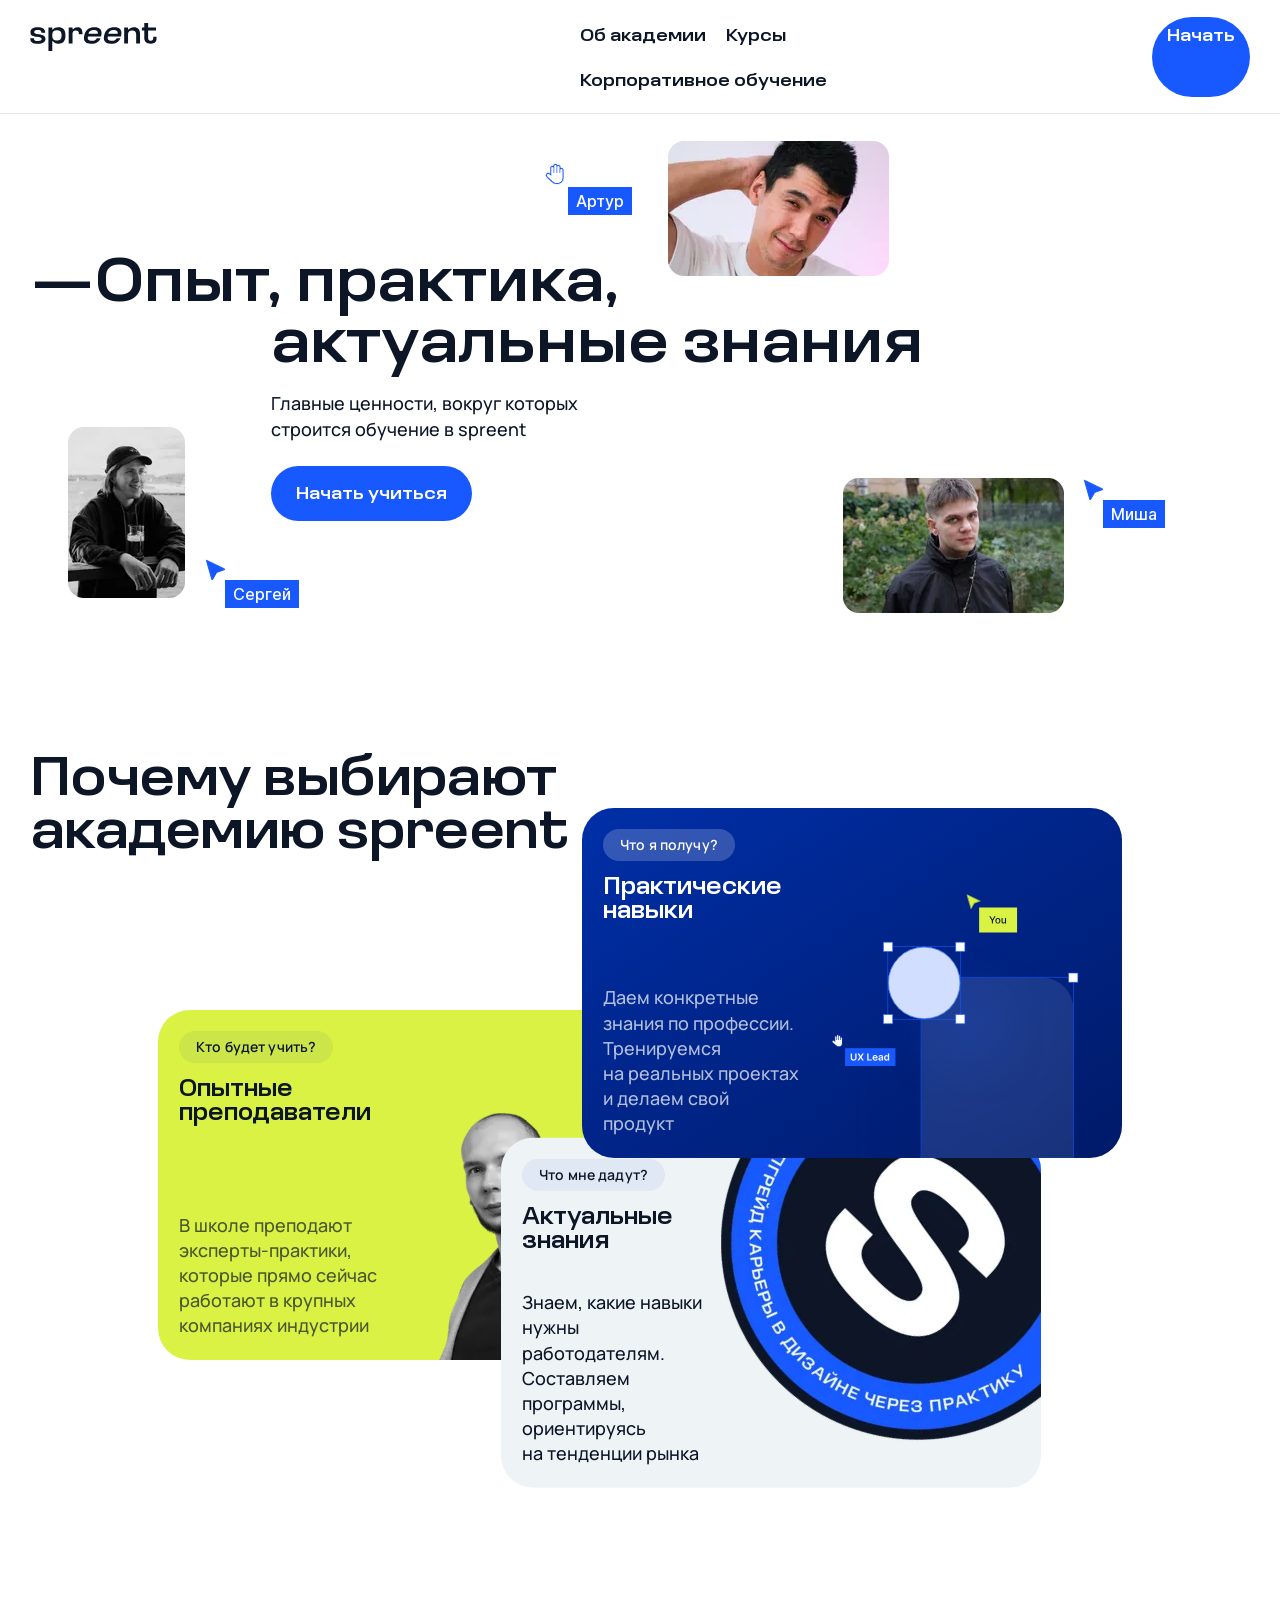
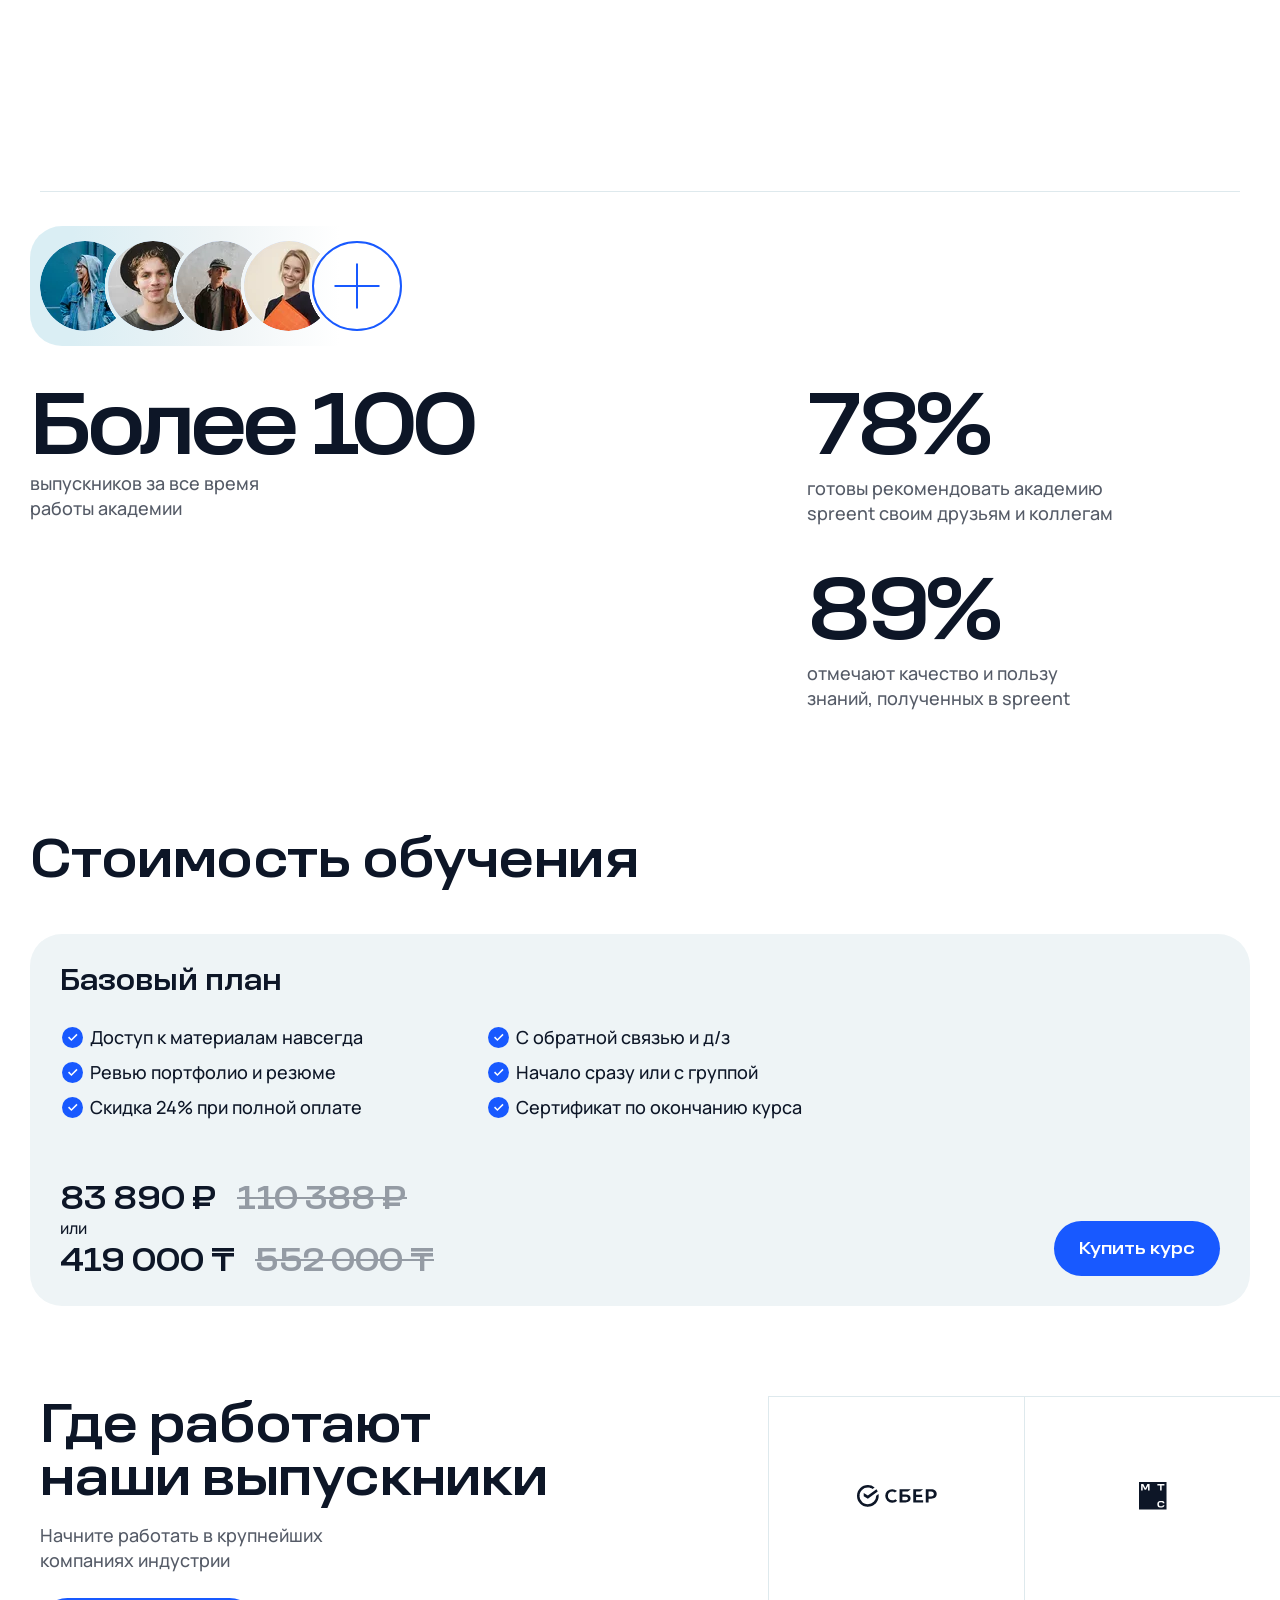
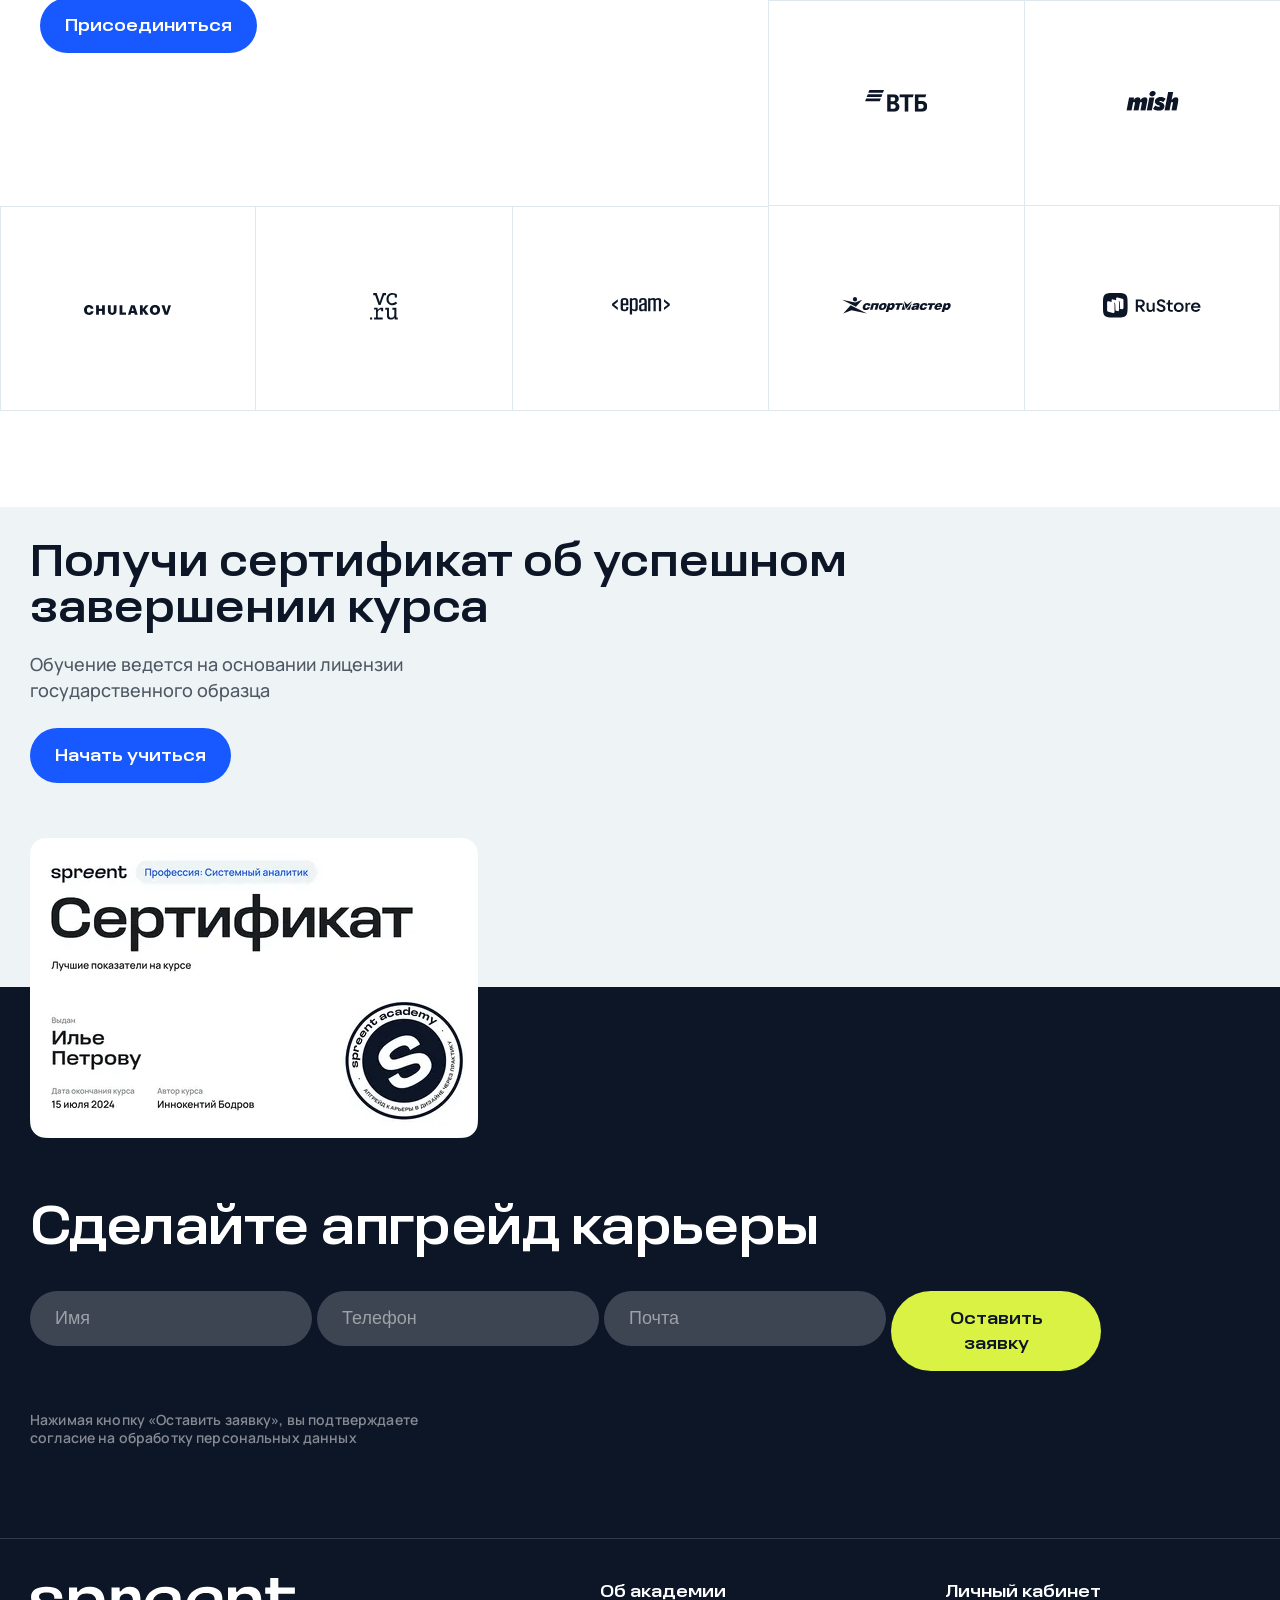
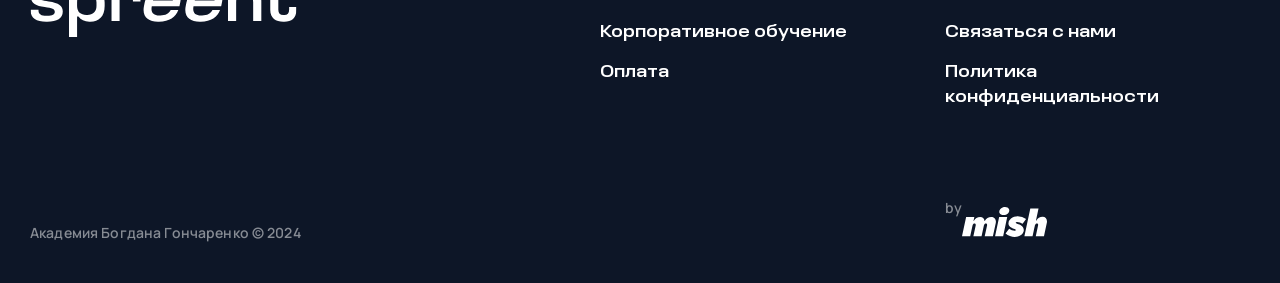
<file: index.html>
<!DOCTYPE html><html class="page" lang="ru"><head><meta charset="UTF-8"><title>Spreent Academy</title><meta name="viewport" content="width=device-width,initial-scale=1"><link rel="preload" href="fonts/Inter-Medium.woff2" type="font/woff2" as="font" crossorigin="anonymous"><link rel="preload" href="fonts/Inter-SemiBold.woff2" type="font/woff2" as="font" crossorigin="anonymous"><link rel="preload" href="fonts/LoosNormal-Medium.woff2" type="font/woff2" as="font" crossorigin="anonymous"><link rel="preload" href="fonts/LoosWide-Medium.woff2" type="font/woff2" as="font" crossorigin="anonymous"><link rel="preload" href="fonts/Manrope-Medium.woff2" type="font/woff2" as="font" crossorigin="anonymous"><link rel="preload" href="fonts/Manrope-SemiBold.woff2" type="font/woff2" as="font" crossorigin="anonymous"><link rel="stylesheet" href="styles/styles.css"><link rel="icon" href="favicon.ico"><link rel="icon" href="favicons/favicon-32x32.png" type="image/png"></head><body class="page__body"><header class="header"><nav class="header__navigation container"><a class="header__logo-link" href="index.html"><img class="header__logo" src="images/logo-spreent.svg" alt="Логотип Spreent Academy." width="127" height="28"></a><ul class="header__menu main-menu main-menu--hidden"><li class="main-menu__item"><a class="main-menu__link main-menu__link--current" href="about.html">Об академии</a></li><li class="main-menu__item"><a class="main-menu__link" href="courses.html">Курсы</a></li><li class="main-menu__item"><a class="main-menu__link" href="corporations.html">Корпоративное обучение</a></li></ul><a class="header__start" href="#form">Начать</a></nav><button class="header__mobile-menu-button" type="button"><span class="visually-hidden">Открытие и закрытие меню</span></button></header><main class="main"><h1 class="visually-hidden">Spreent Academy - академия дизайна</h1><section class="hero container"><h2 class="visually-hidden">О нас</h2><div class="hero__picture-top"><p class="hero__picture-name hero__picture-name--one">Артур</p><picture><source media="(min-width: 1440px)" srcset="images/hero/artur@1x.webp, images/hero/artur@2x.webp 2x" type="image/webp" width="329" height="200"><source media="(min-width: 1440px)" srcset="images/hero/artur@1x.png, images/hero/artur@2x.png 2x" type="image/png" width="329" height="200"><source srcset="images/hero/artur-mobile@1x.webp, images/hero/artur-mobile@2x.webp 2x" type="image/webp" width="221" height="135"><img class="hero__picture-one" src="images/hero/artur-mobile@1x.png" srcset="images/hero/artur-mobile@2x.png 2x" alt="Фото дизайнера Артура." width="221" height="135"></picture></div><div class="hero__text-wrapper"><p class="hero__header hero__header--one">—Опыт, практика,</p><p class="hero__header hero__header--two">актуальные знания</p><p class="hero__description">Главные ценности, вокруг которых<br>строится обучение в spreent</p><a class="hero__link" href="#form">Начать учиться</a></div><div class="hero__pictures-bottom"><div class="hero__picture-bottom-two"><p class="hero__picture-name hero__picture-name--two">Сергей</p><picture><source media="(min-width: 1440px)" srcset="images/hero/sergey@1x.webp, images/hero/sergey@2x.webp 2x" type="image/webp" width="175" height="256"><source media="(min-width: 1440px)" srcset="images/hero/sergey@1x.png, images/hero/sergey@2x.png 2x" type="image/png" width="175" height="256"><source srcset="images/hero/sergey-mobile@1x.webp, images/hero/sergey-mobile@2x.webp 2x" type="image/webp" width="117" height="171"><img class="hero__picture-two" src="images/hero/sergey-mobile@1x.png" srcset="images/hero/sergey-mobile@2x.png 2x" alt="Фото дизайнера Сергея." width="117" height="171"></picture></div><div class="hero__picture-bottom-three"><p class="hero__picture-name hero__picture-name--three">Миша</p><picture><source media="(min-width: 1440px)" srcset="images/hero/misha@1x.webp, images/hero/misha@2x.webp 2x" type="image/webp" width="329" height="200"><source media="(min-width: 1440px)" srcset="images/hero/misha@1x.png, images/hero/misha@2x.png 2x" type="image/png" width="329" height="200"><source srcset="images/hero/misha-mobile@1x.webp, images/hero/misha-mobile@2x.webp 2x" type="image/webp" width="221" height="135"><img class="hero__picture-three" src="images/hero/misha-mobile@1x.png" srcset="images/hero/misha-mobile@2x.png 2x" alt="Фото дизайнера Михаила." width="221" height="135"></picture></div></div></section><section class="about container"><h2 class="about__header">Почему выбирают<br>академию spreent</h2><ul class="about__list"><li class="about__item about__item--skills"><div class="about__text-wrapper"><p class="about__question">Что я получу?</p><h3 class="about__answer">Практические навыки</h3><p class="about__text">Даем конкретные знания по профессии. Тренируемся на реальных проектах<br>и делаем свой продукт</p></div><div class="about__image-wrapper"><picture><source media="(min-width: 1440px)" srcset="images/about/skills.svg" type="image/svg+xml" width="403" height="430"><img class="about__image" src="images/about/skills-mobile.svg" alt="Геометрические фигуры." width="356" height="380"></picture></div></li><li class="about__item about__item--teachers"><div class="about__text-wrapper"><p class="about__question">Кто будет учить?</p><h3 class="about__answer">Опытные преподаватели</h3><p class="about__text">В школе преподают эксперты-практики, которые прямо сейчас работают в крупных компаниях индустрии</p></div><div class="about__image-wrapper"><picture><source media="(min-width: 1440px)" srcset="images/about/teachers@1x.webp, images/about/teachers@2x.webp 2x" type="image/webp" width="441" height="489"><source media="(min-width: 1440px)" srcset="images/about/teachers@1x.png, images/about/teachers@2x.png 2x" type="image/png" width="441" height="489"><source srcset="images/about/teachers-mobile@1x.webp, images/about/teachers-mobile@2x.webp 2x" type="image/webp" width="285" height="390"><img class="about__image" src="images/about/teachers-mobile@1x.png" srcset="images/about/teachers-mobile@2x.png 2x" alt="Дизайнер Богдан Гончаренко." width="285" height="390"></picture></div></li><li class="about__item about__item--knowledge"><div class="about__text-wrapper"><p class="about__question">Что мне дадут?</p><h3 class="about__answer">Актуальные знания</h3><p class="about__text">Знаем, какие навыки нужны работодателям. Составляем программы, ориентируясь на тенденции рынка</p></div><div class="about__image-wrapper"><picture><source media="(min-width: 1440px)" srcset="images/about/spreent-academy@1x.webp, images/about/spreent-academy@2x.webp 2x" type="image/webp" width="562" height="562"><source media="(min-width: 1440px)" srcset="images/about/spreent-academy@1x.png, images/about/spreent-academy@2x.png 2x" type="image/png" width="562" height="562"><source srcset="images/about/spreent-academy-mobile@1x.webp, images/about/spreent-academy-mobile@2x.webp 2x" type="image/webp" width="438" height="438"><img class="about__image" src="images/about/spreent-academy-mobile@1x.png" srcset="images/about/spreent-academy-mobile@2x.png 2x" alt="Логотип Spreent Academy." width="438" height="438"></picture></div></li></ul></section><section class="students container"><h2 class="visually-hidden">Наши выпускники</h2><ul class="students__portraits-list"><li class="students__portraits-item"><span class="visually-hidden">Портрет студента.</span></li><li class="students__portraits-item"><span class="visually-hidden">Портрет студента.</span></li><li class="students__portraits-item"><span class="visually-hidden">Портрет студента.</span></li><li class="students__portraits-item"><span class="visually-hidden">Портрет студента.</span></li><li class="students__portraits-item"><a class="students__portraits-link" href="#form"><span class="visually-hidden">Ссылка на форму обратной связи.</span></a></li></ul><ul class="students__statistic-list"><li class="students__statistic-item students__statistic-item--number"><p class="students__statistic-fact students__statistic-fact--number">Более 100</p><p class="students__statistic-text">Выпускников за все время<br>работы академии</p></li><li class="students__statistic-item students__statistic-item--recommendation"><p class="students__statistic-fact students__statistic-fact--percent">78%</p><p class="students__statistic-text">Готовы рекомендовать академию<br>spreent своим друзьям и коллегам</p></li><li class="students__statistic-item students__statistic-item--benefit"><p class="students__statistic-fact students__statistic-fact--percent">89%</p><p class="students__statistic-text">Отмечают качество и пользу знаний, полученных в spreent</p></li></ul></section><section class="price container"><div class="price__header-wrapper"><h2 class="price__header">Стоимость обучения</h2></div><div class="price__wrapper"><h3 class="price__name">Базовый план</h3><ul class="price__content-list"><li class="price__content-item price__content-item--one">Доступ к материалам навсегда</li><li class="price__content-item price__content-item--two">С обратной связью и д/з</li><li class="price__content-item price__content-item--three">Ревью портфолио и резюме</li><li class="price__content-item price__content-item--four">Начало сразу или с группой</li><li class="price__content-item price__content-item--five">Скидка 24% при полной оплате</li><li class="price__content-item price__content-item--six">Сертификат по окончанию курса</li></ul><div class="price__money-wrapper"><p class="price__cost">Стоимость</p><p class="price__roubles"><span class="price__roubles-sale">83 890 ₽</span> <span class="price__roubles-full">110 388 ₽</span></p><p class="price__preposition">или</p><p class="price__tenge"><span class="price__tenge-sale">419 000 ₸</span> <span class="price__tenge-full">552 000 ₸</span></p></div><a class="price__link" href="#form">Купить курс</a></div></section><section class="recruiters container"><div class="recruiters__text-wrapper"><h2 class="recruiters__header">Где работают<br>наши выпускники</h2><p class="recruiters__text">Начните работать в крупнейших<br>компаниях индустрии</p><a class="recruiters__link" href="#form">Присоединиться</a></div><ul class="recruiters__list"><li class="recruiters__block recruiters__block--sber"><picture><source media="(min-width: 1440px)" srcset="images/recruiters/sber.svg" type="image/svg+xml" width="121" height="33"><img class="recruiters__logo" src="images/recruiters/sber.svg" alt="Логотип Сбербанка." width="80" height="22"></picture></li><li class="recruiters__block recruiters__block--mts"><picture><source media="(min-width: 1440px)" srcset="images/recruiters/mts.svg" type="image/svg+xml" width="42" height="42"><img class="recruiters__logo" src="images/recruiters/mts.svg" alt="Логотип МТС." width="28" height="28"></picture></li><li class="recruiters__block recruiters__block--vtb"><picture><source media="(min-width: 1440px)" srcset="images/recruiters/vtb.svg" type="image/svg+xml" width="94" height="34"><img class="recruiters__logo" src="images/recruiters/vtb.svg" alt="Логотип ВТБ." width="63" height="23"></picture></li><li class="recruiters__block recruiters__block--mish"><picture><source media="(min-width: 1440px)" srcset="images/recruiters/mish.svg" type="image/svg+xml" width="85" height="32"><img class="recruiters__logo" src="images/recruiters/mish.svg" alt="Логотип Mish." width="53" height="20"></picture></li><li class="recruiters__block recruiters__block--chulakov"><picture><source media="(min-width: 1440px)" srcset="images/recruiters/chulakov.svg" type="image/svg+xml" width="140" height="16"><img class="recruiters__logo" src="images/recruiters/chulakov.svg" alt="Логотип Chulakov." width="88" height="10"></picture></li><li class="recruiters__block recruiters__block--vcru"><picture><source media="(min-width: 1440px)" srcset="images/recruiters/vcru.svg" type="image/svg+xml" width="48" height="43"><img class="recruiters__logo" src="images/recruiters/vcru.svg" alt="Логотип vc.ru." width="29" height="27"></picture></li><li class="recruiters__block recruiters__block--epam"><picture><source media="(min-width: 1440px)" srcset="images/recruiters/epam.svg" type="image/svg+xml" width="93" height="30"><img class="recruiters__logo" src="images/recruiters/epam.svg" alt="Логотип epam." width="58" height="18"></picture></li><li class="recruiters__block recruiters__block--sportmaster"><picture><source media="(min-width: 1440px)" srcset="images/recruiters/sportmaster.svg" type="image/svg+xml" width="180" height="27"><img class="recruiters__logo" src="images/recruiters/sportmaster.svg" alt="Логотип Спортмастер." width="112" height="17"></picture></li><li class="recruiters__block recruiters__block--rustore"><picture><source media="(min-width: 1440px)" srcset="images/recruiters/rustore.svg" type="image/svg+xml" width="159" height="40"><img class="recruiters__logo" src="images/recruiters/rustore.svg" alt="Логотип RuStore." width="100" height="25"></picture></li></ul></section></main><footer class="footer"><section class="footer__sertificate sertificate"><h2 class="visually-hidden">Сертификат о завершении курса</h2><div class="sertificate__container container"><div class="sertificate__wrapper"><div class="sertificate__description"><div class="sertificate__header-wrapper"><h3 class="sertificate__header">Получи сертификат об успешном завершении курса</h3></div><p class="sertificate__text">Обучение ведется на основании лицензии государственного образца</p><div class="sertificate__link-wrapper"><a class="sertificate__link" href="#form">Начать учиться</a></div></div><picture><source media="(min-width: 1440px)" srcset="images/sertificate@1x.webp, images/sertificate@2x.webp 2x" type="image/webp" width="660" height="440"><source srcset="images/sertificate-mobile@1x.webp, images/sertificate-mobile@2x.webp 2x" type="image/webp" width="448" height="300"><source media="(min-width: 1440px)" srcset="images/sertificate@1x.png, images/sertificate@2x.png 2x" type="image/png" width="660" height="440"><img class="sertificate__image" src="images/sertificate-mobile@1x.png" srcset="images/sertificate-mobile@2x.png 2x" alt="Изображение сертификата о завершении курса." width="448" height="300"></picture></div></div></section><section class="footer__form form" id="form"><h2 class="visually-hidden">Форма обратной связи</h2><div class="form__container container"><h3 class="form__header">Сделайте апгрейд карьеры</h3><form class="form__body" action="https://echo.htmlacademy.ru" method="POST"><ul class="form__list"><li class="form__item"><label class="form__label form__label--name" for="name"><input class="form__input" type="text" autocomplete="name" id="name" name="name" placeholder="Имя" required data-pristine-required-message="Обязательное поле"></label></li><li class="form__item"><label class="form__label form__label--tel" for="phone"><input class="form__input form__input--tel" type="tel" autocomplete="tel" id="phone" name="phone" placeholder="Телефон" required data-pristine-required-message="Обязательное поле"></label></li><li class="form__item"><label class="form__label form__label--email" for="email"><input class="form__input form__input--email" type="text" autocomplete="email" id="email" name="email" placeholder="Почта" required data-pristine-required-message="Формат email: имя@сервер.домен"></label></li></ul><button class="form__submit" type="submit">Оставить заявку</button></form><p class="form__disclaimer">Нажимая кнопку «Оставить заявку», вы подтверждаете согласие на обработку персональных данных</p></div></section><div class="footer__bottom"><div class="footer__bottom-container container"><a class="footer__logo-link" href="index.html"><img class="footer__logo" src="images/logo-spreent-white.svg" alt="Логотип Spreent Academy." width="267" height="59"></a><ul class="footer__menu-list footer__site-menu"><li class="footer__menu-item"><a class="footer__menu-link" href="about.html">Об академии</a></li><li class="footer__menu-item"><a class="footer__menu-link" href="corporations.html">Корпоративное обучение</a></li><li class="footer__menu-item"><a class="footer__menu-link" href="payment.html">Оплата</a></li></ul><ul class="footer__menu-list footer__user-menu"><li class="footer__menu-item"><a class="footer__menu-link" href="account.html">Личный кабинет</a></li><li class="footer__menu-item"><a class="footer__menu-link" href="feedback.html">Связаться с нами</a></li><li class="footer__menu-item"><a class="footer__menu-link" href="privacy.html">Политика конфиденциальности</a></li></ul><p class="footer__signature">Академия Богдана Гончаренко © 2024</p><a class="footer__signature-link signature-link" href="https://mish.design"><span class="signature-link__preposition">by</span> <img class="signature-link__logo" src="images/mish-logo.svg" alt="Логотип Mish Product Lab." width="85" height="30"></a></div></div></footer><dialog class="modal"><div class="modal__content"><p class="modal__text">Ваша заявка принята, скоро свяжемся с Вами!</p><button class="modal__button" type="button">Ок</button></div></dialog><script src="scripts/index.js" type="module"></script><script src="vendor/pristine.min.js"></script></body></html>
</file>
<file: styles/styles.css>
@font-face{font-family:Loos;font-weight:500;font-style:normal;font-display:swap;src:url(../fonts/LoosNormal-Medium.woff2)format("woff2")}@font-face{font-family:LoosWide;font-weight:500;font-style:normal;font-display:swap;src:url(../fonts/LoosWide-Medium.woff2)format("woff2")}@font-face{font-family:Manrope;font-weight:500;font-style:normal;font-display:swap;src:url(../fonts/Manrope-Medium.woff2)format("woff2")}@font-face{font-family:Manrope;font-weight:600;font-style:normal;font-display:swap;src:url(../fonts/Manrope-SemiBold.woff2)format("woff2")}@font-face{font-family:Inter;font-weight:500;font-style:normal;font-display:swap;src:url(../fonts/Inter-Medium.woff2)format("woff2")}@font-face{font-family:Inter;font-weight:600;font-style:normal;font-display:swap;src:url(../fonts/Inter-SemiBold.woff2)format("woff2")}html{padding:0}body{color:#0d1627;overflow-wrap:break-word;flex-direction:column;min-width:480px;height:100vh;margin:0;padding:0;font-family:Manrope,sans-serif;display:flex}.container{box-sizing:border-box}@media (width>=1440px){.container{max-width:1440px;margin:0 auto}}.visually-hidden{white-space:nowrap;clip-path:inset(100%);border:0;width:1px;height:1px;margin:-1px;padding:0;position:absolute;overflow:hidden}.header{z-index:1;border-bottom:1px solid #e7e8ea;display:flex}.header--menu-open{width:100%;position:fixed}.header__navigation{background-color:#fff;flex-grow:1;padding:17px 20px 16px 15px;display:flex}@media (width>=1024px){.header__navigation{padding:17px 30px 16px}}@media (width>=1440px){.header__navigation{padding:17px 40px 16px}}.header__logo-link{margin:0 auto 0 0;padding:6px 0 0;display:block}.header__logo-link:hover,.header__logo-link:focus-visible{opacity:.7}.header__logo-link:active{opacity:.3}.header__logo{object-fit:contain;max-width:127px;display:block}.header__start{color:#fff;background-color:#1859ff;border-radius:136px;max-width:68px;padding:5px 15px;font-family:LoosWide,sans-serif;font-size:18px;font-weight:500;line-height:140%;text-decoration:none;display:block}@media (width>=1440px){.header__start{text-align:center;align-self:start}}.header__start:hover,.header__start:focus-visible{opacity:.7}.header__start:active{opacity:.3}.header__mobile-menu-button{cursor:pointer;background-color:#fff;border:none;border-left:1px solid #e7e8ea;width:68px;min-height:69px;padding:0;display:block;position:relative}.header__mobile-menu-button:before{content:"";background-color:#0d1627;width:28px;height:2px;position:absolute;top:26px;left:23px}.header__mobile-menu-button:after{content:"";background-color:#0d1627;width:28px;height:2px;position:absolute;top:42px;left:23px}.header__mobile-menu-button--open:before{transform-origin:0 0;top:24px;left:25px;transform:rotate(45deg)}.header__mobile-menu-button--open:after{transform-origin:0 100%;top:43px;left:25px;transform:rotate(-45deg)}.header__mobile-menu-button:hover:not(:disabled),.header__mobile-menu-button:focus-visible:not(:disabled){background-color:#e7e8ea}.header__mobile-menu-button:active:not(:disabled){opacity:.3}.header__mobile-menu-button:disabled{pointer-events:none;background-color:#e7e8ea}.header__mobile-menu-button:disabled:before,.header__mobile-menu-button:disabled:after{background-color:#0d16271a}@media (width>=1024px){.header__mobile-menu-button{display:none}}.main-menu{box-sizing:border-box;z-index:1;background-color:#fff;flex-direction:column;row-gap:10px;width:100%;margin:0;padding:30px 15px;list-style-type:none;display:flex;position:absolute;top:70px;left:0}.main-menu--hidden{display:none}@media (width>=1024px){.main-menu--hidden{display:flex}.main-menu{flex-flow:wrap;column-gap:20px;max-width:472px;margin:0 100px 0 0;padding:0;position:static}}.main-menu__link{color:#0d1627;padding:5px 0;font-family:LoosWide,sans-serif;font-size:30px;font-weight:500;line-height:102%;text-decoration:none;display:block;position:relative}@media (width>=1024px){.main-menu__link:after{content:"";background-color:#0d1627;width:0;height:2px;transition:all .5s;position:absolute;bottom:-2px;left:0}}.main-menu__link:hover{opacity:.7}.main-menu__link:hover:after{width:100%;transition:all .5s}.main-menu__link:focus-visible{opacity:.7}.main-menu__link:active{opacity:.3}@media (width>=1024px){.main-menu__link{font-size:18px;line-height:140%}}.main{background-color:#fff;flex-grow:1}.main--blur{filter:blur(80px)}.hero{flex-direction:column;padding:40px 15px 60px;display:flex}@media (width>=768px){.hero{padding:40px 30px 60px}}@media (width>=1024px){.hero{padding:0 30px 70px}}@media (width>=1440px){.hero{padding:0 40px 98px}}.hero__text-wrapper{width:409px;margin:0 auto 39px;padding:0 0 0 41px}@media (width>=768px){.hero__text-wrapper{width:509px}}@media (width>=1024px){.hero__text-wrapper{z-index:1;width:auto;margin:0 0 -98px 241px;padding:0}}@media (width>=1440px){.hero__text-wrapper{z-index:1;width:auto;margin:0 0 -141px 344px;padding:0}}.hero__header{letter-spacing:-.01em;min-height:39px;margin:0;font-family:LoosWide,sans-serif;font-size:40px;font-weight:500;line-height:98%}@media (width>=1024px){.hero__header{letter-spacing:0;min-height:56px;font-size:63px;line-height:88%}}@media (width>=1440px){.hero__header{letter-spacing:0;min-height:79px;font-size:90px;line-height:88%}}.hero__header--one{text-indent:-40px;margin:0 0 2px;position:relative}@media (width>=1024px){.hero__header--one{text-indent:-96px;max-width:630px;margin:0 0 5px -145px;position:static}}@media (width>=1440px){.hero__header--one{text-indent:-96px;max-width:900px;margin:0 0 5px -248px;position:static}}.hero__header--two{margin:0 0 16px}@media (width>=1024px){.hero__header--two{margin:0 0 24px}}@media (width>=1440px){.hero__header--two{margin:0 0 35px}}.hero__description{min-height:50px;margin:0 0 25px;font-size:18px;font-weight:500;line-height:140%}@media (width>=1024px){.hero__description{width:595px;min-height:47px;margin:0 0 24px;font-size:18px;display:block}}@media (width>=1440px){.hero__description{width:850px;min-height:67px;margin:0 0 34px;font-size:24px;display:block}}.hero__link{color:#fff;text-align:center;background-color:#1859ff;border-radius:136px;padding:14px 25px 16px;font-family:LoosWide,sans-serif;font-size:18px;font-weight:500;line-height:140%;text-decoration:none;display:inline-block}.hero__link:hover,.hero__link:focus-visible{opacity:.7}.hero__link:active{opacity:.3}@media (width>=1024px){.hero__link{max-width:175px;margin:0}}@media (width>=1440px){.hero__link{max-width:250px;margin:0}}.hero__picture-top{margin:0 0 29px;padding:0 0 0 21px;display:flex}@media (width>=1024px){.hero__picture-top{margin:0 0 -28px;padding:24px 0 0 538px}}@media (width>=1440px){.hero__picture-top{margin:0 0 -39px;padding:34px 0 0 767px}}.hero__picture-one{object-fit:contain;max-width:221px;display:block}@media (width>=1024px){.hero__picture-one{max-width:231px;min-height:140px}}@media (width>=1440px){.hero__picture-one{max-width:329px;min-height:200px}}.hero__pictures-bottom{justify-content:space-between;display:flex}@media (width>=1024px){.hero__pictures-bottom{padding:0 85px 0 38px}}@media (width>=1440px){.hero__pictures-bottom{padding:0 122px 0 54px}}.hero__picture-bottom-two{flex-direction:column-reverse;row-gap:14px;display:flex}@media (width>=1024px){.hero__picture-bottom-two{flex-direction:row-reverse;align-items:end;column-gap:14px;min-width:206px}}@media (width>=1440px){.hero__picture-bottom-two{flex-direction:row-reverse;align-items:end;column-gap:20px;min-width:294px}}.hero__picture-two{object-fit:contain;max-width:117px;display:block}@media (width>=1024px){.hero__picture-two{max-width:122px;min-height:179px;margin:0 0 14px}}@media (width>=1440px){.hero__picture-two{max-width:175px;min-height:256px;margin:0 0 20px}}.hero__picture-bottom-three{flex-direction:column;row-gap:29px;display:flex}@media (width>=1024px){.hero__picture-bottom-three{flex-direction:row-reverse;align-items:end;column-gap:13px;margin:0}}@media (width>=1440px){.hero__picture-bottom-three{flex-direction:row-reverse;align-items:end;column-gap:18px;margin:0}}.hero__picture-three{object-fit:contain;max-width:221px;display:block}@media (width>=1024px){.hero__picture-three{max-width:231px;min-height:140px}}@media (width>=1440px){.hero__picture-three{max-width:329px;min-height:200px}}.hero__picture-name{color:#fff;background-color:#1859ff;align-self:start;margin:0;padding:2px 8px;font-family:Inter,sans-serif;font-size:16px;font-weight:500;line-height:24px;position:relative}.hero__picture-name--one{margin:44px 41px 0 26px}.hero__picture-name--one:before{content:"";background-image:url(../icons/stack.svg#hand);background-position:50%;background-repeat:no-repeat;width:26px;height:26px;position:absolute;top:-26px;left:-26px}@media (width>=1024px){.hero__picture-name--one{margin:49px 36px 0 0}}@media (width>=1440px){.hero__picture-name--one{margin:60px 61px 0 26px}}.hero__picture-name--two{margin:26px 0 0 136px}@media (width>=1024px){.hero__picture-name--two{align-self:end;margin:0 0 8px 26px}}@media (width>=1440px){.hero__picture-name--two{align-self:end;margin:0 0 12px 26px}}.hero__picture-name--two:before{content:"";background-color:#1859ff;width:26px;height:26px;position:absolute;top:-26px;left:-26px;mask-image:url(../icons/stack.svg#cursor);mask-position:2px 2px;mask-repeat:no-repeat}.hero__picture-name--three{align-self:start;margin:48px 0 0 40px}@media (width>=1024px){.hero__picture-name--three{align-self:end;margin:0 0 88px 26px}}@media (width>=1440px){.hero__picture-name--three{align-self:end;margin:0 0 125px 26px}}.hero__picture-name--three:before{content:"";background-color:#1859ff;width:26px;height:26px;position:absolute;top:-26px;left:-26px;mask-image:url(../icons/stack.svg#cursor);mask-position:2px 2px;mask-repeat:no-repeat}.about{flex-direction:column;row-gap:39px;padding:90px 15px 130px;display:flex}@media (width>=768px){.about{padding:63px 30px}}@media (width>=1024px){.about{row-gap:43px;padding:63px 30px}}@media (width>=1440px){.about{row-gap:62px;padding:90px 40px}}.about__header{letter-spacing:-.01em;min-height:74px;margin:0;font-family:LoosWide,sans-serif;font-size:38px;font-weight:500;line-height:98%}@media (width>=1024px){.about__header{min-height:105px;font-size:55px;line-height:96%}}@media (width>=1440px){.about__header{min-height:105px;font-size:55px;line-height:96%}}.about__list{flex-direction:column;row-gap:15px;margin:0;padding:0;list-style-type:none;display:flex}@media (width>=1024px){.about__list{align-items:end;row-gap:0;min-width:964px;margin:0 auto}}@media (width>=1440px){.about__list{align-items:end;row-gap:0;margin:0}}.about__item{border-radius:32px;flex-direction:column;justify-content:space-between;min-height:600px;display:flex}@media (width>=768px){.about__item{flex-direction:row;min-height:auto}}@media (width>=1024px){.about__item{flex-direction:row;width:540px;min-height:350px}}@media (width>=1440px){.about__item{flex-direction:row;width:785px;min-height:500px}}.about__image-wrapper{display:flex}@media (width>=1024px){.about__image-wrapper{align-self:end;width:330px;display:flex}}@media (width>=1440px){.about__image-wrapper{align-self:end;width:471px;display:flex}}.about__image{object-fit:contain;display:block}.about__answer{min-height:30px;margin:0 0 15px;font-family:LoosWide,sans-serif;font-size:30px;font-weight:500;line-height:102%}@media (width>=1024px){.about__answer{margin:0 0 32px;font-size:24px}}@media (width>=1440px){.about__answer{margin:0 0 45px;font-size:34px}}.about__text{min-height:75px;margin:0;font-family:Manrope,sans-serif;font-size:18px;font-weight:500;line-height:140%}.about__item--teachers{background-color:#d9f243}@media (width>=1024px){.about__item--teachers{align-self:start;margin-top:-238px}}@media (width>=1440px){.about__item--teachers{align-self:start;margin-top:-340px}}.about__item--teachers .about__question{background-color:#0027b20f}.about__item--teachers .about__image-wrapper{justify-content:end;margin:-16px 0 0;padding:0}@media (width>=768px){.about__item--teachers .about__image-wrapper{margin:0 -3px 0 0;padding:0}}@media (width>=1024px){.about__item--teachers .about__image-wrapper{margin:0;padding:8px 0 0}}@media (width>=1440px){.about__item--teachers .about__image-wrapper{margin:0;padding:11px 0 0}}.about__item--teachers .about__image{border-radius:32px;max-width:285px}@media (width>=768px){.about__item--teachers .about__image{max-height:380px}}@media (width>=1024px){.about__item--teachers .about__image{max-width:309px;max-height:273px;margin:0 42px 0 0}}@media (width>=1440px){.about__item--teachers .about__image{max-width:441px;max-height:initial;margin:0 60px 0 0}}@media (width>=1024px){.about__item--teachers .about__text{color:#0d1627b3}}@media (width>=1440px){.about__item--teachers .about__text{color:#0d1627b3}}.about__item--skills{color:#fff;background-color:#002fa8;background-image:linear-gradient(to bottom right,#002fa8 0%,#001a68 100%)}@media (width>=1024px){.about__item--skills{z-index:1}}@media (width>=1440px){.about__item--skills{z-index:1}}.about__item--skills .about__question{background-color:#fff3}.about__item--skills .about__image-wrapper{justify-content:end;padding:0 34px 0 0}@media (width>=768px){.about__item--skills .about__image-wrapper{padding:0 14px 0 0}}@media (width>=1024px){.about__item--skills .about__image-wrapper{padding:49px 0 0}}@media (width>=1440px){.about__item--skills .about__image-wrapper{padding:70px 0 0}}.about__item--skills .about__image{max-width:356px}@media (width>=768px){.about__item--skills .about__image{border-radius:16px}}@media (width>=1024px){.about__item--skills .about__image{border-radius:0;max-width:282px;max-height:266px;margin:0 27px 0 0}}@media (width>=1440px){.about__item--skills .about__image{max-width:403px;max-height:initial;margin:0 38px 0 0}}@media (width>=1024px){.about__item--skills .about__text{color:#ffffffb3}}@media (width>=1440px){.about__item--skills .about__text{color:#ffffffb3}}.about__item--knowledge{background-color:#eef4f6}@media (width>=1024px){.about__item--knowledge{margin:-42px 81px 0 0}}@media (width>=1440px){.about__item--knowledge{margin:-60px 116px 0 0}}.about__item--knowledge .about__question{background-color:#0027b20f}.about__item--knowledge .about__image-wrapper{border-radius:32px;justify-content:end;height:382px;position:relative;overflow:hidden}@media (width>=1024px){.about__item--knowledge .about__image-wrapper{justify-content:start;align-items:end;width:330px;height:350px}}@media (width>=1440px){.about__item--knowledge .about__image-wrapper{justify-content:start;align-items:end;width:471px;height:500px}}.about__item--knowledge .about__image{max-width:438px;margin:0 -105px 0 0;transform:rotate(-30deg)}@media (width>=1024px){.about__item--knowledge .about__image{max-width:394px;margin:0;position:relative;top:-26px;transform:rotate(-30deg)scaleY(96%)}}@media (width>=1440px){.about__item--knowledge .about__image{max-width:562px;margin:0;position:relative;top:-37px;transform:rotate(-30deg)scaleY(96%)}}.about__text-wrapper{padding:30px 30px 0;display:grid}@media (width>=768px){.about__text-wrapper{grid-template-rows:min-content auto min-content;grid-template-columns:320px;padding:21px 0 21px 21px;display:grid}}@media (width>=1024px){.about__text-wrapper{grid-template-rows:min-content auto min-content;grid-template-columns:199px;padding:21px 0 21px 21px;display:grid}}@media (width>=1440px){.about__text-wrapper{grid-template-rows:min-content auto min-content;grid-template-columns:284px;padding:30px 0 30px 30px;display:grid}}.about__question{letter-spacing:.01em;border-radius:100px;place-self:start;min-height:18px;margin:0 0 12px;padding:7px 17px;font-family:Manrope,sans-serif;font-size:14px;font-weight:600;line-height:130%;display:block}@media (width>=1024px){.about__question{justify-self:start}}@media (width>=1440px){.about__question{justify-self:start}}.students{flex-direction:column;padding:60px 15px 117px;display:flex;position:relative}.students:before{content:"";background-color:#dee9ed;height:1px;position:absolute;top:60px;left:15px;right:15px}@media (width>=768px){.students{padding:60px 30px}}@media (width>=1024px){.students{padding:60px 30px}.students:before{top:60px;left:40px;right:40px}}@media (width>=1440px){.students{padding:79px 40px}.students:before{top:78px;left:40px;right:40px}}.students__portraits-list{flex-wrap:wrap;align-self:start;margin:30px 10px 20px 0;padding:27px 21px;list-style-type:none;display:flex}@media (width>=1024px){.students__portraits-list{background-image:linear-gradient(270deg,#fff 19%,#eef4f6 51%,#daeef4 89%);border-radius:32px;margin:35px 10px 30px 0;padding:15px 10px}}@media (width>=1440px){.students__portraits-list{background-image:linear-gradient(270deg,#fff 19%,#eef4f6 51%,#daeef4 89%);border-radius:32px;margin:35px 10px 30px 0;padding:20px 10px}}.students__portraits-item{background-position:50%;background-repeat:no-repeat;background-size:cover;border-radius:50%}.students__portraits-item:not(:last-child){background-color:#1859ff80;width:90px;height:90px;mask-image:radial-gradient(circle at calc(125% + 3px),#0000 50.5px,#0d1627 51px)}@media (width>=1440px){.students__portraits-item:not(:last-child){width:120px;height:120px;mask-image:radial-gradient(circle at calc(125% + 5px),#0000 69.5px,#0d1627 70px)}}.students__portraits-item:not(:first-child){margin:0 0 0 -22px}@media (width>=1440px){.students__portraits-item:not(:first-child){margin:0 0 0 -30px}}.students__portraits-item:first-child{background-image:image-set("../images/students/portrait-mobile-1@2x.webp" 2x,"../images/students/portrait-mobile-1@2x.jpg" 2x,"../images/students/portrait-mobile-1@1x.webp" 1x,"../images/students/portrait-mobile-1@1x.jpg" 1x)}@media (width>=1440px){.students__portraits-item:first-child{background-image:image-set("../images/students/portrait-1@2x.webp" 2x,"../images/students/portrait-1@2x.jpg" 2x,"../images/students/portrait-1@1x.webp" 1x,"../images/students/portrait-1@1x.jpg" 1x)}}.students__portraits-item:nth-child(2){background-image:image-set("../images/students/portrait-mobile-2@2x.webp" 2x,"../images/students/portrait-mobile-2@2x.jpg" 2x,"../images/students/portrait-mobile-2@1x.webp" 1x,"../images/students/portrait-mobile-2@1x.jpg" 1x)}@media (width>=1440px){.students__portraits-item:nth-child(2){background-image:image-set("../images/students/portrait-2@2x.webp" 2x,"../images/students/portrait-2@2x.jpg" 2x,"../images/students/portrait-2@1x.webp" 1x,"../images/students/portrait-2@1x.jpg" 1x)}}.students__portraits-item:nth-child(3){background-image:image-set("../images/students/portrait-mobile-3@2x.webp" 2x,"../images/students/portrait-mobile-3@2x.jpg" 2x,"../images/students/portrait-mobile-3@1x.webp" 1x,"../images/students/portrait-mobile-3@1x.jpg" 1x)}@media (width>=1440px){.students__portraits-item:nth-child(3){background-image:image-set("../images/students/portrait-3@2x.webp" 2x,"../images/students/portrait-3@2x.jpg" 2x,"../images/students/portrait-3@1x.webp" 1x,"../images/students/portrait-3@1x.jpg" 1x)}}.students__portraits-item:nth-child(4){background-image:image-set("../images/students/portrait-mobile-4@2x.webp" 2x,"../images/students/portrait-mobile-4@2x.png" 2x,"../images/students/portrait-mobile-4@1x.webp" 1x,"../images/students/portrait-mobile-4@1x.png" 1x)}@media (width>=1440px){.students__portraits-item:nth-child(4){background-image:image-set("../images/students/portrait-4@2x.webp" 2x,"../images/students/portrait-4@2x.png" 2x,"../images/students/portrait-4@1x.webp" 1x,"../images/students/portrait-4@1x.png" 1x)}}.students__portraits-link{border:2px solid #1859ff;border-radius:50%;width:86px;height:86px;transition:all .5s;display:block;position:relative}.students__portraits-link:before{content:"";background-color:#1859ff;width:45px;height:2px;position:absolute;top:50%;left:50%;transform:translate(-50%,-50%)}.students__portraits-link:after{content:"";background-color:#1859ff;width:2px;height:45px;position:absolute;top:50%;left:50%;transform:translate(-50%,-50%)}.students__portraits-link:hover{opacity:.7;background-color:#daeef4;transition:all .5s}.students__portraits-link:focus-visible{opacity:.7;background-color:#daeef4}.students__portraits-link:active{opacity:.3}@media (width>=1440px){.students__portraits-link{width:116px;height:116px}.students__portraits-link:before{width:60px}.students__portraits-link:after{height:60px}}.students__statistic-list{grid-template:"number"min-content"recommendation"min-content"benefit"min-content/1fr;row-gap:30px;margin:0;padding:0;list-style-type:none;display:grid}@media (width>=1024px){.students__statistic-list{grid-template:"number recommendation"min-content"number benefit"min-content/auto 443px;gap:35px 100px}}.students__statistic-item--number{grid-area:number}.students__statistic-item--recommendation{grid-area:recommendation}.students__statistic-item--benefit{grid-area:benefit}.students__statistic-fact{letter-spacing:-.06em;min-height:90px;font-family:LoosWide,sans-serif;font-size:90px;line-height:100%}.students__statistic-fact--percent{margin:0 0 10px}@media (width>=1440px){.students__statistic-fact--percent{letter-spacing:0;margin:0 0 9px}}.students__statistic-fact--number{margin:0 0 5px}@media (width>=1440px){.students__statistic-fact--number{min-height:120px;padding:18px 0 0;font-size:120px}}.students__statistic-text{color:#0d1627b3;text-transform:lowercase;min-height:50px;margin:0;font-size:18px;font-weight:500;line-height:140%}.price{flex-direction:column;row-gap:27px;padding:60px 15px;display:flex}@media (width>=1024px){.price{row-gap:43px;padding:60px 30px 90px}}@media (width>=1440px){.price{row-gap:43px;padding:60px 40px 120px}}.price__header-wrapper{min-height:40px;display:block;overflow:hidden}@media (width>=1024px){.price__header-wrapper{min-height:60px}}@keyframes price-header-lifting{0%{transform:translateY(100%)}to{transform:translateY(0%)}}.price__header{letter-spacing:-.01em;min-height:37px;margin:0;font-family:LoosWide,sans-serif;font-size:38px;font-weight:500;line-height:98%}@media (width>=1024px){.price__header{min-height:52px;font-size:55px;line-height:96%}}@media (prefers-reduced-motion:no-preference){.price__header--lifted{animation-name:price-header-lifting;animation-duration:1s}}.price__wrapper{background-color:#eef4f6;border-radius:32px;grid-template:"name name"min-content"list list"min-content"price link"min-content/1fr 166px;gap:30px 40px;padding:30px;display:grid}@media (width>=1440px){.price__wrapper{grid-template:"name price"min-content"list."min-content".link"min-content/1fr 384px;gap:6px 40px;padding:30px 19px 30px 30px}}.price__name{grid-area:name;min-height:30px;margin:0;font-family:LoosWide,sans-serif;font-size:30px;font-weight:500;line-height:102%}@media (width>=1440px){.price__name{font-size:34px}}.price__content-list{grid-area:list;row-gap:15px;margin:0 0 40px;padding:0;font-size:18px;font-weight:500;line-height:140%;list-style-type:none;display:grid;position:relative}.price__content-list:before{content:"";background-color:#0d16271a;height:1px;position:absolute;bottom:-39px;left:0;right:0}@media (width>=1024px){.price__content-list{grid-template:"one four"min-content"two five"min-content"three six"min-content/400px 400px;gap:10px 26px;margin:0 0 30px}.price__content-list:before{content:none}}@media (width>=1440px){.price__content-list{grid-template:"one four"min-content"two five"min-content"three six"min-content/400px 400px;gap:10px 26px;margin:0}.price__content-list:before{content:none}}.price__content-item{padding:0 0 0 30px;position:relative}.price__content-item:before{content:"";background-color:#1859ff;background-image:url(../icons/stack.svg#check);background-position:50%;background-repeat:no-repeat;background-size:10px;border-radius:50%;width:21px;height:21px;position:absolute;top:2px;left:2px}@media (width>=1440px){.price__content-item--one{grid-area:one}.price__content-item--two{grid-area:two}.price__content-item--three{grid-area:three}.price__content-item--four{grid-area:four}.price__content-item--five{grid-area:five}.price__content-item--six{grid-area:six}}.price__money-wrapper{flex-direction:column;grid-area:price;row-gap:2px;min-height:95px;display:flex;position:relative}@media (width>=1440px){.price__money-wrapper:before{content:"";background-color:#0d16271a;width:1px;height:270px;position:absolute;top:0;left:-40px}.price__money-wrapper{margin:0 0 43px}}.price__cost{margin:0 0 5px;font-family:LoosWide,sans-serif;font-size:18px;font-weight:500;line-height:140%;display:none}@media (width>=1440px){.price__cost{min-height:25px;margin:0 0 3px;display:inline}}.price__roubles,.price__tenge{column-gap:20px;min-height:34px;margin:0;font-family:LoosWide,sans-serif;font-size:34px;font-weight:500;line-height:102%;display:flex}.price__roubles-full,.price__tenge-full{color:#949ba4;text-decoration:line-through;text-decoration-thickness:2px;display:none;position:relative}@media (width>=1024px){.price__roubles-full,.price__tenge-full{display:inline}}.price__preposition{text-transform:lowercase;min-height:22px;margin:0;font-size:16px;font-weight:500;line-height:140%}.price__link{color:#fff;text-align:center;background-color:#1859ff;border-radius:136px;grid-area:link;align-self:end;padding:14px 25px 16px;font-family:LoosWide,sans-serif;font-size:18px;font-weight:500;line-height:140%;text-decoration:none;display:inline-block}@media (width>=1440px){.price__link{justify-self:start;max-width:250px}}.price__link:hover,.price__link:focus-visible{opacity:.7}.price__link:active{opacity:.3}.recruiters{flex-direction:column;padding:0 0 126px;display:flex}@media (width>=1024px){.recruiters{grid-template-rows:auto;grid-template-columns:1fr;padding:0 0 96px;display:grid}}@media (width>=1440px){.recruiters{padding:80px 0}}.recruiters__list{grid-template:"sber mts vtb"160px"mish chulakov vcru"159px"epam sportmaster rustore"159px/1fr 1fr 1fr;min-height:478px;margin:0;padding:0;list-style-type:none;display:grid}@media (width>=768px){.recruiters__list{grid-template:"sber mts vtb."192px"empty mish chulakov vcru"192px"epam sportmaster rustore."192px/1fr 1fr 1fr 1fr}}@media (width>=1024px){.recruiters__list{grid-template:"empty empty empty sber mts"205px"empty empty empty vtb mish"205px"chulakov vcru epam sportmaster rustore"205px/1fr 1fr 1fr 1fr 1fr;margin:-287px 0 0}}@media (width>=1440px){.recruiters__list{grid-template:"empty empty empty vtb mts sber"240px"empty empty empty.sportmaster rustore"239px"mish chulakov vcru epam. ."239px/1fr 1fr 1fr 1fr 1fr 1fr;margin:-324px 0 0}}.recruiters__list:before{content:"";border:none;display:none}@media (width>=1024px){.recruiters__list:before{grid-area:empty;min-height:205px;display:block}}@media (width>=1440px){.recruiters__list:before{min-height:239px}}.recruiters__text-wrapper{flex-direction:column;align-items:start;padding:60px 15px;display:flex}@media (width>=1024px){.recruiters__text-wrapper{z-index:1;max-width:535px;min-height:257px;padding:0 40px 30px}}@media (width>=1440px){.recruiters__text-wrapper{max-width:640px;min-height:284px;padding:0 40px 40px 39px}}.recruiters__header{letter-spacing:-.01em;min-height:74px;margin:0 0 19px;font-family:LoosWide,sans-serif;font-size:38px;font-weight:500;line-height:98%}@media (width>=1024px){.recruiters__header{min-height:105px;margin:0 0 21px;font-size:55px;line-height:96%}}@media (width>=1440px){.recruiters__header{min-height:105px;margin:0 0 21px;font-size:55px;line-height:96%}}.recruiters__text{color:#0d1627b3;min-height:50px;margin:0 0 25px;font-size:18px;font-weight:500;line-height:140%}@media (width>=1440px){.recruiters__text{min-height:67px;margin:0 0 35px;font-size:24px}}.recruiters__link{color:#fff;text-align:center;background-color:#1859ff;border-radius:136px;padding:14px 25px 16px;font-family:LoosWide,sans-serif;font-size:18px;font-weight:500;line-height:140%;text-decoration:none;display:inline-block}@media (width>=1440px){.recruiters__link{max-width:330px}}.recruiters__link:hover,.recruiters__link:focus-visible{opacity:.7}.recruiters__link:active{opacity:.3}.recruiters__block{box-sizing:border-box;border:1px solid #dee9ed;border-right:none;place-items:center;min-height:159px;display:grid}@media (width>=768px){.recruiters__block{min-height:192px}}@media (width>=1024px){.recruiters__block{min-height:205px}}@media (width>=1440px){.recruiters__block{min-height:239px}}.recruiters__block--sber{grid-area:sber}@media (width>=1440px){.recruiters__block--sber{border-right:1px solid #dee9ed}}.recruiters__block--mts{grid-area:mts}.recruiters__block--vtb{grid-area:vtb}@media (width>=768px){.recruiters__block--vtb{border-right:1px solid #dee9ed}}@media (width>=1024px){.recruiters__block--vtb{border-top:none;border-right:none}}@media (width>=1440px){.recruiters__block--vtb{border-top:1px solid #dee9ed}}.recruiters__block--sportmaster{border-top:none;grid-area:sportmaster}.recruiters__block--rustore{border-top:none;grid-area:rustore}@media (width>=768px){.recruiters__block--rustore{border-right:1px solid #dee9ed}}@media (width>=1024px){.recruiters__block--rustore{border-right:1px solid #dee9ed}}.recruiters__block--mish{border-top:none;grid-area:mish}@media (width>=1024px){.recruiters__block--mish{border-top:none}}@media (width>=1440px){.recruiters__block--mish{border-top:1px solid #dee9ed}}.recruiters__block--chulakov{border-top:none;grid-area:chulakov}@media (width>=768px){.recruiters__block--chulakov{border-right:1px solid #dee9ed}}@media (width>=1024px){.recruiters__block--chulakov{border-top:1px solid #dee9ed}}.recruiters__block--vcru{border-top:none;grid-area:vcru}@media (width>=768px){.recruiters__block--vcru{border-top:1px solid #dee9ed;border-left:none}}@media (width>=1440px){.recruiters__block--vcru{border-top:1px solid #dee9ed}}.recruiters__block--epam{border-top:none;grid-area:epam}@media (width>=768px){.recruiters__block--epam{border-top:1px solid #dee9ed}}@media (width>=1440px){.recruiters__block--epam{border:1px solid #dee9ed}}.recruiters__block:last-child{border-bottom:1px solid #dee9ed;border-right:1px solid #dee9ed}.recruiters__logo{object-fit:contain}.sertificate{background:linear-gradient(0deg,#0d1627 196px,#eef4f6 196px)}@media (width>=1440px){.sertificate{background:linear-gradient(#fff 250px,#0d1627 250px)}}.sertificate__container{padding:29px 15px 45px}@media (width>=1024px){.sertificate__container{padding:29px 30px 45px}}@media (width>=1440px){.sertificate__container{padding:0 40px 45px}}.sertificate__wrapper{flex-direction:column;row-gap:55px;display:flex}@media (width>=1440px){.sertificate__wrapper{background-color:#eef4f6;border-radius:32px;flex-direction:row;column-gap:150px;min-height:440px;padding:30px}}@keyframes sertificate-header-wrapper-lifting{0%{transform:translateY(50px)}to{transform:translateY(0)}}.sertificate__header-wrapper{min-height:129px;display:block;overflow:hidden}@media (width>=768px){.sertificate__header-wrapper{min-height:74px}}@media (width>=1024px){.sertificate__header-wrapper{min-height:111px}}@media (width>=1440px){.sertificate__header-wrapper{min-height:156px}}.sertificate__header-wrapper--hidden{transform:translateY(50px)}@media (prefers-reduced-motion:no-preference){.sertificate__header-wrapper--lifted{animation-name:sertificate-header-wrapper-lifting;animation-duration:1.8s;animation-delay:.25s;animation-fill-mode:forwards}}@keyframes sertificate-header-lifting{0%{transform:translateY(80%)}to{transform:translateY(0%)}}.sertificate__header{letter-spacing:-.01em;min-height:111px;margin:0 0 18px;font-family:LoosWide,sans-serif;font-size:38px;font-weight:500;line-height:98%}@media (width>=768px){.sertificate__header{min-height:74px}}@media (width>=1024px){.sertificate__header{letter-spacing:0;width:890px;min-height:98px;font-size:46px;line-height:100%}}@media (width>=1440px){.sertificate__header{letter-spacing:0;width:490px;min-height:138px;font-size:46px;line-height:100%}}.sertificate__header--hidden{transform:translateY(80%)}@media (prefers-reduced-motion:no-preference){.sertificate__header--lifted{animation-name:sertificate-header-lifting;animation-duration:1s;animation-delay:.25s;animation-fill-mode:forwards}}.sertificate__text{color:#0d1627b3;min-height:50px;margin:0 0 25px;font-size:18px;font-weight:500;line-height:140%}@media (width>=768px){.sertificate__text{max-width:490px}}.sertificate__link-wrapper{display:block;overflow:hidden}@keyframes sertificate-link-lifting{0%{transform:translateY(100%)}to{transform:translateY(0%)}}.sertificate__link{text-align:center;color:#fff;background-color:#1859ff;border-radius:136px;padding:14px 25px 16px;font-family:LoosWide,sans-serif;font-size:18px;line-height:140%;text-decoration:none;display:inline-block}@media (width>=1440px){.sertificate__link{max-width:300px}}.sertificate__link:hover{opacity:.7}.sertificate__link:focus-visible{opacity:.7;outline-offset:-2px}.sertificate__link:active{opacity:.3}.sertificate__link--hidden{transform:translateY(100%)}@media (prefers-reduced-motion:no-preference){.sertificate__link--lifted{animation-name:sertificate-link-lifting;animation-duration:1.25s;animation-delay:.25s;animation-fill-mode:forwards}}@keyframes sertificate-image-scaling{0%{transform:scale(0)}to{transform:scale(1)}}.sertificate__image{object-fit:contain;max-width:448px;display:block}@media (width>=1440px){.sertificate__image{max-width:660px}}.sertificate__image--hidden{transform:scale(0)}@media (prefers-reduced-motion:no-preference){.sertificate__image--scaling{animation-name:sertificate-image-scaling;animation-duration:1.2s;animation-delay:.25s;animation-fill-mode:forwards}}.footer{flex-direction:column;display:flex}.footer--blur{filter:blur(80px)}.footer__bottom{background-color:#0d1627;border-top:1px solid #ffffff26}.footer__bottom-container{grid-template-rows:min-content min-content min-content auto;grid-template-columns:auto 103px;column-gap:40px;padding:39px 15px;display:grid}@media (width>=768px){.footer__bottom-container{padding:39px 30px}}@media (width>=1024px){.footer__bottom-container{grid-template-rows:min-content min-content;grid-template-columns:auto 305px 305px;padding:39px 30px 40px}}@media (width>=1440px){.footer__bottom-container{grid-template-rows:min-content min-content;grid-template-columns:533px 305px 305px;padding:39px 40px 40px}}.footer__logo-link{grid-area:1/1/2/2;width:267px;height:59px;margin:0 0 40px;display:block}.footer__logo-link:hover,.footer__logo-link:focus-visible{opacity:.7}.footer__logo-link:active{opacity:.3}.footer__logo{object-fit:contain;max-width:267px;display:block}.footer__menu-list{flex-direction:column;row-gap:15px;min-height:105px;margin:0;padding:0;list-style-type:none;display:flex}.footer__menu-link{color:#fff;font-family:LoosWide,sans-serif;font-size:18px;font-weight:500;line-height:140%;text-decoration:none}.footer__menu-link:hover,.footer__menu-link:focus-visible{opacity:.7}.footer__menu-link:active{opacity:.3}.footer__site-menu{grid-area:2/1/3/-1;margin:0 0 15px}@media (width>=1024px){.footer__site-menu{grid-area:1/2/2/3}}@media (width>=1440px){.footer__site-menu{grid-area:1/2/2/3}}.footer__user-menu{grid-area:3/1/4/-1;margin:0 0 88px}@media (width>=1024px){.footer__user-menu{grid-area:1/3/2/4}}@media (width>=1440px){.footer__user-menu{grid-area:1/3/2/4}}.footer__signature{letter-spacing:.01em;color:#ffffff80;grid-area:4/1/5/2;align-self:end;margin:0;font-size:14px;font-weight:600;line-height:130%}@media (width>=1024px){.footer__signature{grid-area:2/1/3/2;align-self:start;margin:28px 0 0}}@media (width>=1440px){.footer__signature{grid-area:2/1/3/2;align-self:start;margin:28px 0 0}}.footer__signature-link{grid-area:4/2/5/3}@media (width>=1024px){.footer__signature-link{grid-area:2/3/3/4}}@media (width>=1440px){.footer__signature-link{grid-area:2/3/3/4}}.signature-link{letter-spacing:.01em;color:#ffffff80;align-items:start;width:101px;height:38px;padding:3px 2px 0 0;font-size:14px;font-weight:600;line-height:130%;text-decoration:none;display:flex}.signature-link:hover,.signature-link:focus-visible{opacity:.7}.signature-link:active{opacity:.3}.signature-link__logo{object-fit:contain;align-self:end;max-width:85px;display:block}.form{color:#fff;background-color:#0d1627}.form__container{flex-direction:column;row-gap:40px;padding:45px 15px 90px;display:flex}@media (width>=1024px){.form__container{padding:15px 30px 90px}}@media (width>=1440px){.form__container{padding:45px 40px 90px}}.form__header{letter-spacing:-.01em;min-height:74px;margin:0;font-family:LoosWide,sans-serif;font-size:38px;font-weight:500;line-height:98%}@media (width>=768px){.form__header{min-height:37px}}@media (width>=1024px){.form__header{min-height:53px;font-size:55px;line-height:96%}}@media (width>=1440px){.form__header{min-height:53px;font-size:55px;line-height:96%}}.form__disclaimer{letter-spacing:.01em;color:#ffffff80;max-width:450px;min-height:36px;margin:0;font-family:Manrope,sans-serif;font-size:14px;font-weight:600;line-height:130%}@media (width>=1024px){.form__body{flex-direction:row;column-gap:5px;width:100%;display:flex}}.form__list{flex-direction:column;row-gap:10px;margin:0 0 14px;padding:0;list-style-type:none;display:flex}@media (width>=1024px){.form__list{grid-template-columns:1fr 1fr 1fr;column-gap:5px;margin:0;display:grid}}@media (width>=1440px){.form__list{grid-template-columns:1fr 1fr 1fr;column-gap:5px;width:1145px;margin:0;display:grid}}.form__label{position:relative}.form__input{box-sizing:border-box;color:#fff;background-color:#fff3;border:none;border-radius:100px;width:100%;padding:15px 25px;font-size:18px;font-weight:500;line-height:140%}.form__input::placeholder{color:#ffffff80}.form__input:hover:not(:disabled),.form__input:focus-visible:not(:disabled){background-color:#ffffff26}.form__input:disabled{color:#fff3;pointer-events:none;background-color:#949ba4;outline:none}.form__input:disabled::placeholder{color:#fff3}.form__error-message-text{color:#fd3333;text-transform:lowercase;margin:0 0 0 25px;font-size:12px;font-weight:600;line-height:20px;position:absolute;bottom:-19px}@media (width>=1024px){.form__error-message-text{font-size:12px;line-height:20px;bottom:-35px}}@media (width>=1440px){.form__error-message-text{font-size:16px;font-weight:500;line-height:24px;bottom:-40px}}.form__submit{color:#0d1627;text-align:center;box-sizing:border-box;cursor:pointer;background-color:#d9f243;border:none;border-radius:136px;flex-shrink:0;width:210px;margin:0;padding:14px 25px 16px;font-family:LoosWide,sans-serif;font-size:18px;font-weight:500;line-height:140%}.form__submit:hover:not(:disabled),.form__submit:focus-visible:not(:disabled){opacity:.7}.form__submit:active:not(:disabled){opacity:.3}.form__submit:disabled{color:#fff3;pointer-events:none;background-color:#949ba4}.modal{border-color:#0d1627;border-radius:32px;padding:0}.modal__content{background-color:#eef4f6;flex-direction:column;align-items:center;row-gap:36px;padding:46px 50px 30px;display:flex}.modal__text{text-align:center;margin:0;font-size:18px;font-weight:500;line-height:140%}.modal__button{text-transform:uppercase;width:75px;color:inherit;cursor:pointer;background-color:#949ba4;border:none;border-radius:136px;padding:5px 15px;font-family:Loos,sans-serif;font-size:18px;font-weight:500;line-height:140%;display:block}.modal__button:hover,.modal__button:focus-visible{opacity:.7}.modal__button:active{opacity:.3}.not-found{justify-content:center;display:flex}.not-found__message{padding:40px}.not-found__title{margin:0 0 20px;font-family:LoosWide,sans-serif;font-size:34px;font-weight:500}.not-found__text{margin:0;font-size:18px;font-weight:500}.not-found__link:hover,.not-found__link:focus-visible{opacity:.7}.not-found__link:active{opacity:.3}
</file>
